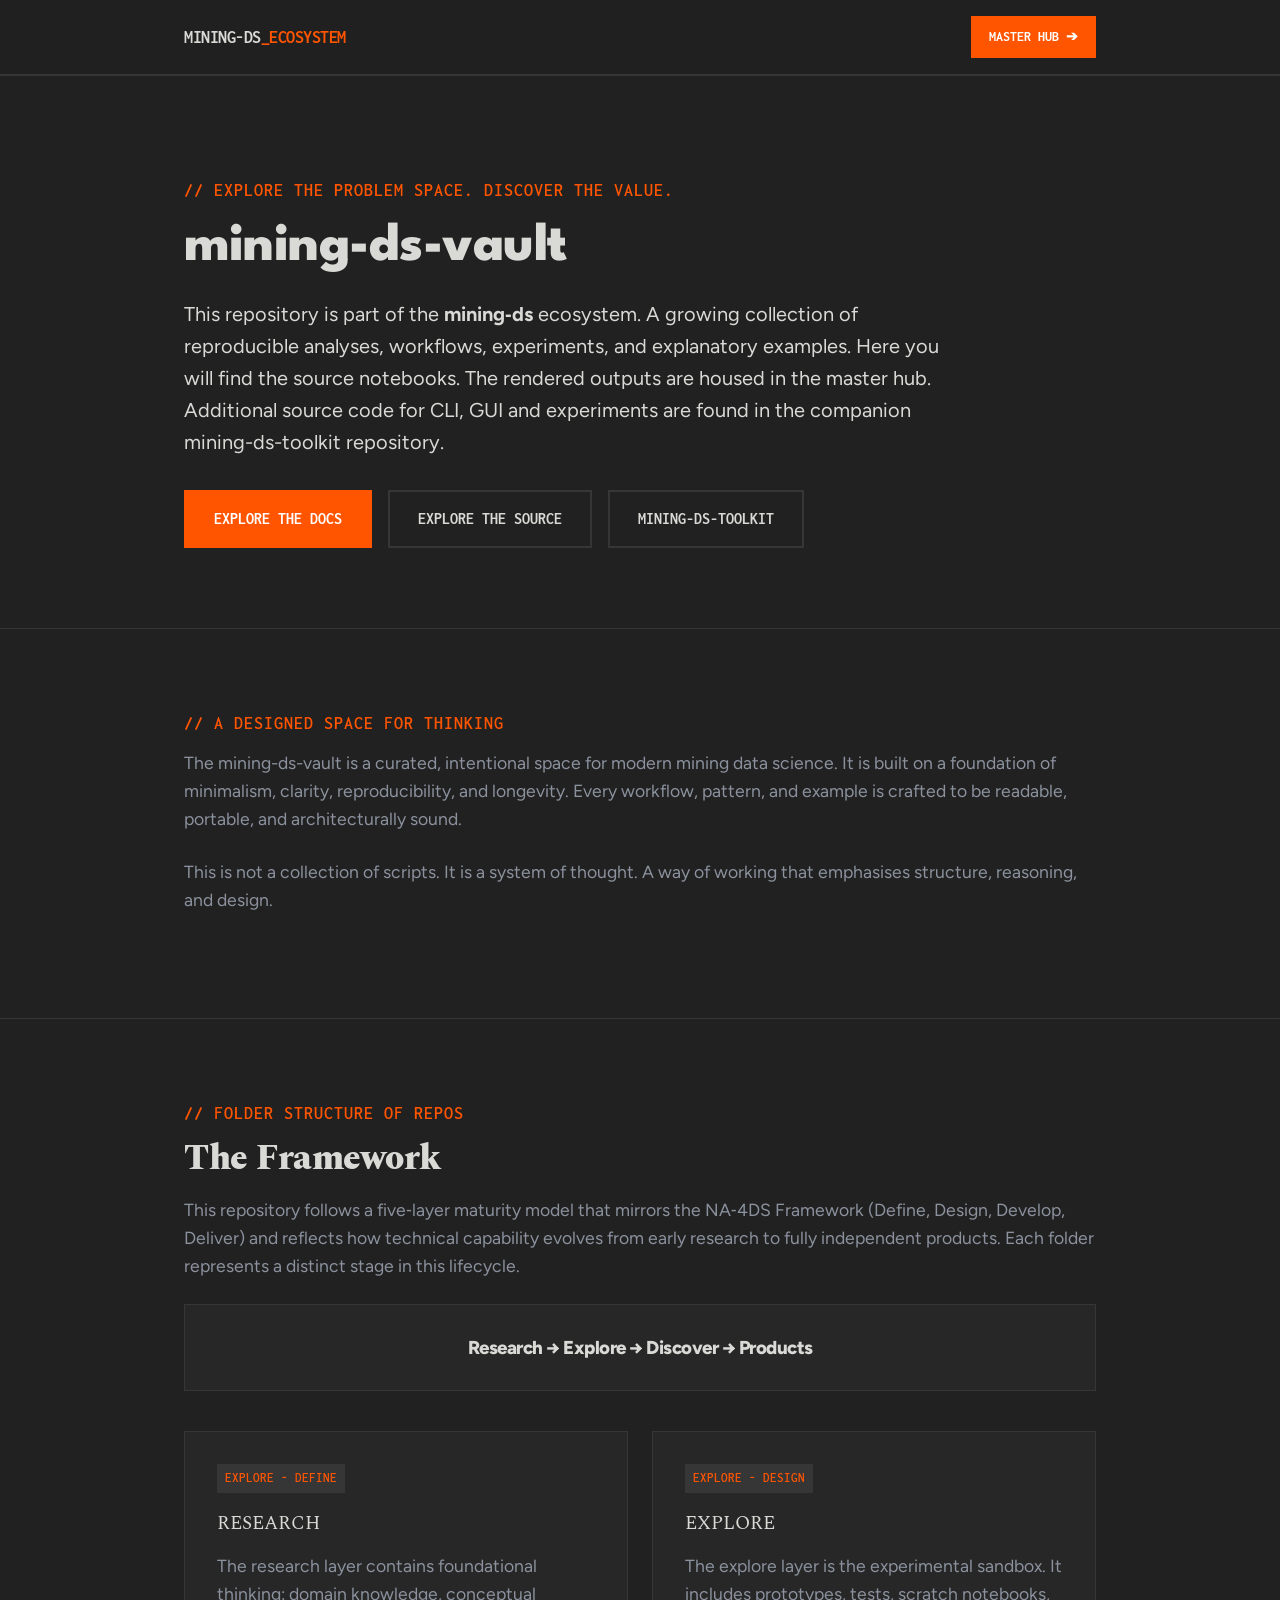
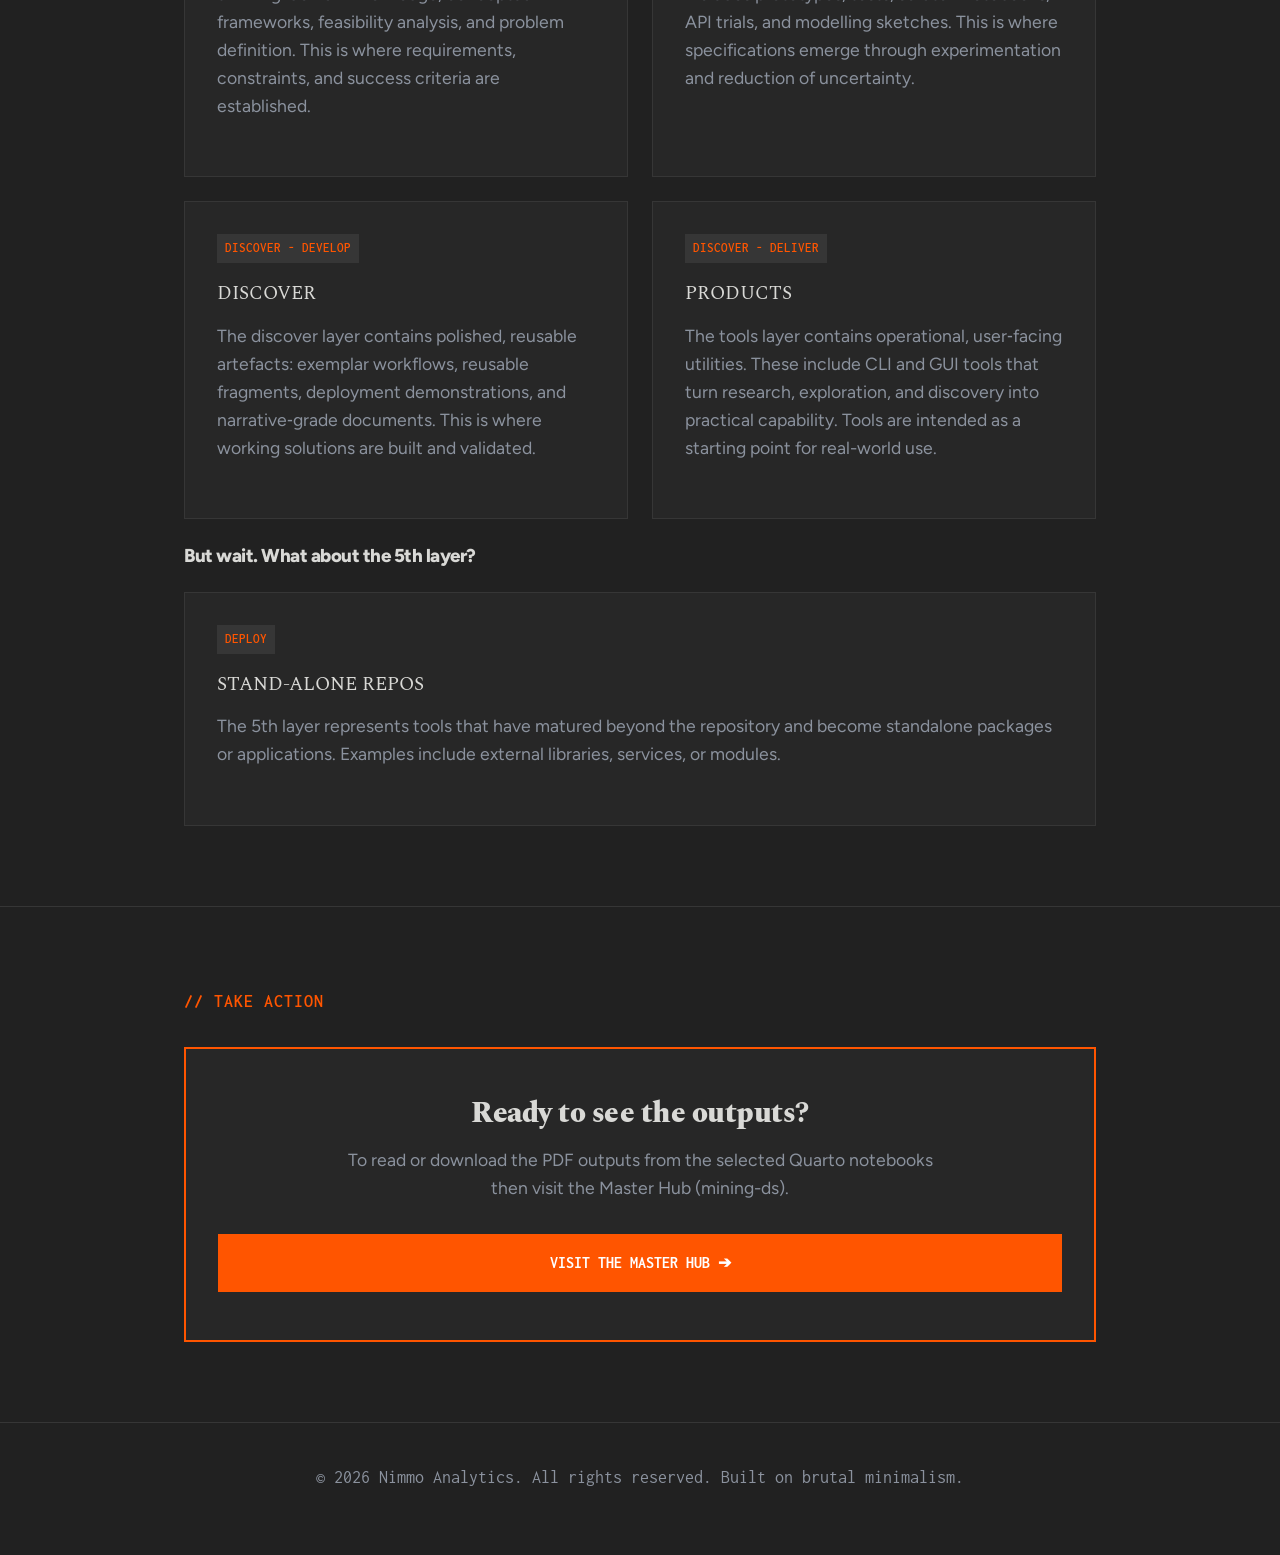
<file: docs/index.html>
<!DOCTYPE html>
<html lang="en" data-theme="light">
<head>
  <meta charset="UTF-8">
  <meta name="viewport" content="width=device-width, initial-scale=1.0">
  <title>MINING-DS_ECOSYSTEM</title>
  <!-- Google Fonts -->
  <link rel="preconnect" href="https://fonts.googleapis.com">
  <link rel="preconnect" href="https://fonts.gstatic.com" crossorigin>
  <link href="https://fonts.googleapis.com/css2?family=Figtree:ital,wght@0,300..900;1,300..900&family=Inconsolata:wght@200..900&family=League+Spartan:wght@800&family=Spectral:ital,wght@0,200;0,300;0,400;0,500;0,600;0,700;0,800;1,200;1,300;1,400;1,500;1,600;1,700;1,800&display=swap" rel="stylesheet">
  <style>
    /* ==========================================================================
       BRUTALIST MINIMALIST STYLESHEET (DARK THEME)
       ========================================================================== */
    
    :root {
      --radius: 6px;
    }
    
    :root {
      --bg: #212121;
      --card-bg: #272727;
      --text: #d9d9d6;
      --text-muted: #8b929e;
      --border: #363636;
      --accent: #ff5500;
      --accent-hover: #ff7733;
      --header-bg: rgba(33, 33, 33, 0.95);
      --font-mono: "Inconsolata", "Courier New", Courier, monospace;
      --font-sans: "Figtree", Roboto, Oxygen, Ubuntu, Cantarell, sans-serif;
      --font-serif: "Spectral", "Times New Roman", Times, serif;
    }

    * {
      box-sizing: border-box;
      margin: 0;
      padding: 0;
    }

    body {
      background-color: var(--bg);
      color: var(--text);
      font-family: var(--font-sans);
      line-height: 1.6;
      -webkit-font-smoothing: antialiased;
      transition: background-color 0.2s ease, color 0.2s ease;
    }

    .container {
      max-width: 960px;
      margin: 0 auto;
      padding: 0 24px;
    }

    /* Header */
    header {
      border-bottom: 2px solid var(--border);
      padding: 16px 0;
      position: sticky;
      top: 0;
      background-color: var(--header-bg);
      backdrop-filter: blur(5px);
      z-index: 100;
      transition: background-color 0.2s ease, border-color 0.2s ease;
    }

    .header-flex {
      display: flex;
      justify-content: space-between;
      align-items: center;
    }

    .brand-logo {
      font-family: var(--font-mono);
      font-weight: 700;
      font-size: 1.1rem;
      letter-spacing: -0.5px;
      color: var(--text);
      text-decoration: none;
    }

    .brand-logo span {
      color: var(--accent);
    }

    .header-actions {
      display: flex;
      align-items: center;
      gap: 16px;
    }

    /* Buttons */
    .btn {
      display: inline-block;
      background-color: var(--accent);
      color: #ffffff;
      font-family: var(--font-mono);
      font-weight: 700;
      text-transform: uppercase;
      text-decoration: none;
      padding: 14px 28px;
      border: 2px solid var(--accent);
      cursor: pointer;
      text-align: center;
      transition: all 0.15s ease-in-out;
    }

    .btn:hover {
      background-color: var(--accent-hover);
      border-color: var(--accent-hover);
    }

    .btn-outline {
      background-color: transparent;
      color: var(--text);
      border: 2px solid var(--border);
    }

    .btn-outline:hover {
      border-color: var(--accent);
      background-color: transparent;
      color: var(--accent);
    }

    .btn-sm {
      padding: 8px 16px;
      font-size: 0.85rem;
    }

    .btn-block {
      display: block;
      width: 100%;
    }

    /* Typography */
    h1, h2, h3 {
      font-weight: 800;
      letter-spacing: -0.5px;
      line-height: 1.15;
    }

    h1 {
      font-size: clamp(2.2rem, 5vw, 3.4rem);
      margin-bottom: 20px;
      font-family: 'League Spartan', sans-serif;
    }

    h2 {
      font-size: clamp(1.6rem, 3.5vw, 2.2rem);
      margin-bottom: 16px;
      font-family: var(--font-serif);
    }

    p {
      color: var(--text-muted);
      font-size: 1.1rem;
      margin-bottom: 24px;
    }

    .tagline {
      font-family: var(--font-mono);
      font-weight: 600;
      color: var(--accent);
      text-transform: uppercase;
      font-size: 1.1rem;
      letter-spacing: 1px;
      margin-bottom: 12px;
    }

    /* Sections */
    section {
      padding: 80px 0;
      border-bottom: 1px solid var(--border);
    }

    .hero {
      padding: 100px 0 80px;
    }

    .hero-sub {
      font-size: 1.25rem;
      color: var(--text);
      max-width: 780px;
      margin-bottom: 32px;
    }

    .cta-group {
      display: flex;
      gap: 16px;
      flex-wrap: wrap;
    }

    /* Grid & Cards */
    .grid-2 {
      display: grid;
      grid-template-columns: repeat(auto-fit, minmax(300px, 1fr));
      gap: 24px;
      margin-top: 40px;
    }

    .card {
      background-color: var(--card-bg);
      border: 1px solid var(--border);
      padding: 32px;
      overflow: hidden;
    }

    .card-accent {
      border-radius: var(--radius);
      border-left: 5px solid var(--accent);
    }

    .card-title {
      font-family: var(--font-serif);
      color: var(--text);
      font-size: 1.2rem;
      margin-bottom: 12px;
    }

    /* Process Flow */
    .phase-badge {
      display: inline-block;
      font-family: var(--font-mono);
      font-weight: 600;
      font-size: 0.8rem;
      padding: 4px 8px;
      background: var(--border);
      color: var(--accent);
      margin-bottom: 16px;
    }

    /* Comparison Table */
    .table-container {
      overflow-x: auto;
      margin-top: 32px;
    }

    table {
      width: 100%;
      border-collapse: collapse;
      text-align: left;
      font-size: 0.95rem;
    }

    th, td {
      padding: 16px;
      border: 1px solid var(--border);
    }

    th {
      background-color: var(--card-bg);
      /*font-family: var(--font-mono);*/
      color: var(--text);
    }

    td {
      color: var(--text-muted);
    }

    td.highlight {
      color: var(--text);
      font-weight: 600;
    }

    /* Accordion / FAQ */
    details {
      background-color: var(--card-bg);
      border: 1px solid var(--border);
      margin-bottom: 16px;
      padding: 20px;
    }

    summary {
      font-family: var(--font-mono);
      font-weight: 700;
      color: var(--text);
      cursor: pointer;
      list-style: none;
      display: flex;
      justify-content: space-between;
      align-items: center;
    }

    summary::-webkit-details-marker {
      display: none;
    }

    summary::after {
      content: "+";
      color: var(--accent);
      font-size: 1.4rem;
    }

    details[open] summary::after {
      content: "−";
    }

    .faq-body {
      margin-top: 16px;
      padding-top: 16px;
      border-top: 1px solid var(--border);
    }

    .faq-body p {
      margin-bottom: 0;
      font-size: 1rem;
    }

    /* CTA Card Block (Replaces Contact Form) */
    .cta-card {
      background-color: var(--card-bg);
      border: 2px solid var(--accent);
      padding: 48px 32px;
      text-align: center;
      margin-top: 32px;
    }

    .cta-card h3 {
      font-family: var(--font-serif);
      font-size: 1.8rem;
      color: var(--text);
      margin-bottom: 16px;
    }

    .cta-card p {
      max-width: 600px;
      margin: 0 auto 32px;
    }

    footer {
      padding: 40px 0;
      text-align: center;
      font-family: var(--font-mono);
      font-size: 0.85rem;
      color: var(--text-muted);
    }
  </style>
</head>
<body>

  <!-- HEADER -->
  <header>
    <div class="container header-flex">
      <a href="https://matthew-nimmo.github.io/mining-ds-vault/" class="brand-logo">MINING-DS<span>_ECOSYSTEM</span></a>
      <div class="header-actions">
        <a href="https://matthew-nimmo.github.io/mining-ds/" class="btn btn-sm">Master Hub ➔</a>
      </div>
    </div>
  </header>

  <main>
    <!-- HERO SECTION -->
    <section class="hero">
      <div class="container">
        <div class="tagline">// Explore the Problem Space. Discover the Value.</div>
        <h1>mining-ds-vault</h1>
        <p class="hero-sub">
          This repository is part of the <strong>mining‑ds</strong> ecosystem. A growing collection of reproducible analyses, workflows, experiments, and explanatory examples.
          Here you will find the source notebooks. The rendered outputs are housed in the master hub.
          Additional source code for CLI, GUI and experiments are found in the companion mining-ds-toolkit repository.
        </p>
        <div class="cta-group">
          <a href="https://matthew-nimmo.github.io/mining-ds/" class="btn">Explore the docs</a>
          <a href="https://github.com/matthew-nimmo/mining-ds-vault" class="btn btn-outline">Explore the source</a>
          <a href="https://matthew-nimmo.github.io/mining-ds-toolkit/" class="btn btn-outline">mining-ds-toolkit</a>
        </div>
      </div>
    </section>

    <!-- THE SPACE -->
    <section>
      <div class="container">
        <div class="tagline">// A Designed Space for Thinking</div>
        <p>The mining-ds-vault is a curated, intentional space for modern mining data science. It is built on a foundation of minimalism, clarity, reproducibility, and longevity. Every workflow, pattern, and example is crafted to be readable, portable, and architecturally sound.</p>
        <p>This is not a collection of scripts. It is a system of thought. A way of working that emphasises structure, reasoning, and design.</p>
      </div>
    </section>

    <!-- THE STRUCTURE -->
    <section>
      <div class="container">
        <div class="tagline">// Folder Structure of repos</div>
        <h2>The Framework</h2>
        <p>This repository follows a five‑layer maturity model that mirrors the NA‑4DS Framework (Define, Design, Develop, Deliver) and reflects how technical capability evolves from early research to fully independent products. Each folder represents a distinct stage in this lifecycle.</p>
        
        <div class="card" style="text-align: center;"><h3>Research → Explore → Discover → Products</h3></div>

        <div class="grid-2">
          <div class="card">
            <span class="phase-badge">EXPLORE - DEFINE</span>
            <div class="card-title">RESEARCH</div>
            <p>The research layer contains foundational thinking: domain knowledge, conceptual frameworks, feasibility analysis, and problem definition. This is where requirements, constraints, and success criteria are established.</p>
          </div>

          <div class="card">
            <span class="phase-badge">EXPLORE - DESIGN</span>
            <div class="card-title">EXPLORE</div>
            <p>The explore layer is the experimental sandbox. It includes prototypes, tests, scratch notebooks, API trials, and modelling sketches. This is where specifications emerge through experimentation and reduction of uncertainty.</p>
          </div>

          <div class="card">
            <span class="phase-badge">DISCOVER - DEVELOP</span>
            <div class="card-title">DISCOVER</div>
            <p>The discover layer contains polished, reusable artefacts: exemplar workflows, reusable fragments, deployment demonstrations, and narrative‑grade documents. This is where working solutions are built and validated.</p>
          </div>

          <div class="card">
            <span class="phase-badge">DISCOVER - DELIVER</span>
            <div class="card-title">PRODUCTS</div>
            <p>The tools layer contains operational, user‑facing utilities. These include CLI and GUI tools that turn research, exploration, and discovery into practical capability. Tools are intended as a starting point for real-world use.</p>
          </div>
        </div>

       <br><h3>But wait. What about the 5th layer?</h3><br>

        <div class="card">
          <span class="phase-badge">DEPLOY</span>
          <div class="card-title">STAND-ALONE REPOS</div>
          <p>The 5th layer represents tools that have matured beyond the repository and become standalone packages or applications. Examples include external libraries, services, or modules.</p>
        </div>
      </div>
    </section>

    <!-- DIRECT CTA CARD (Points directly to Master Site Contact Form) -->
    <section id="contact-hub">
      <div class="container">
        <div class="tagline">// Take Action</div>
        <div class="cta-card">
          <h3>Ready to see the outputs?</h3>
          <p>To read or download the PDF outputs from the selected Quarto notebooks then visit the Master Hub (mining-ds).</p>
          <a href="https://matthew-nimmo.github.io/mining-ds/" class="btn btn-block">Visit the Master Hub ➔</a>
        </div>
      </div>
    </section>
  </main>

  <footer>
    <div class="container">
      <p>&copy; 2026 Nimmo Analytics. All rights reserved. Built on brutal minimalism.</p>
    </div>
  </footer>

</body>
</html>
</file>
